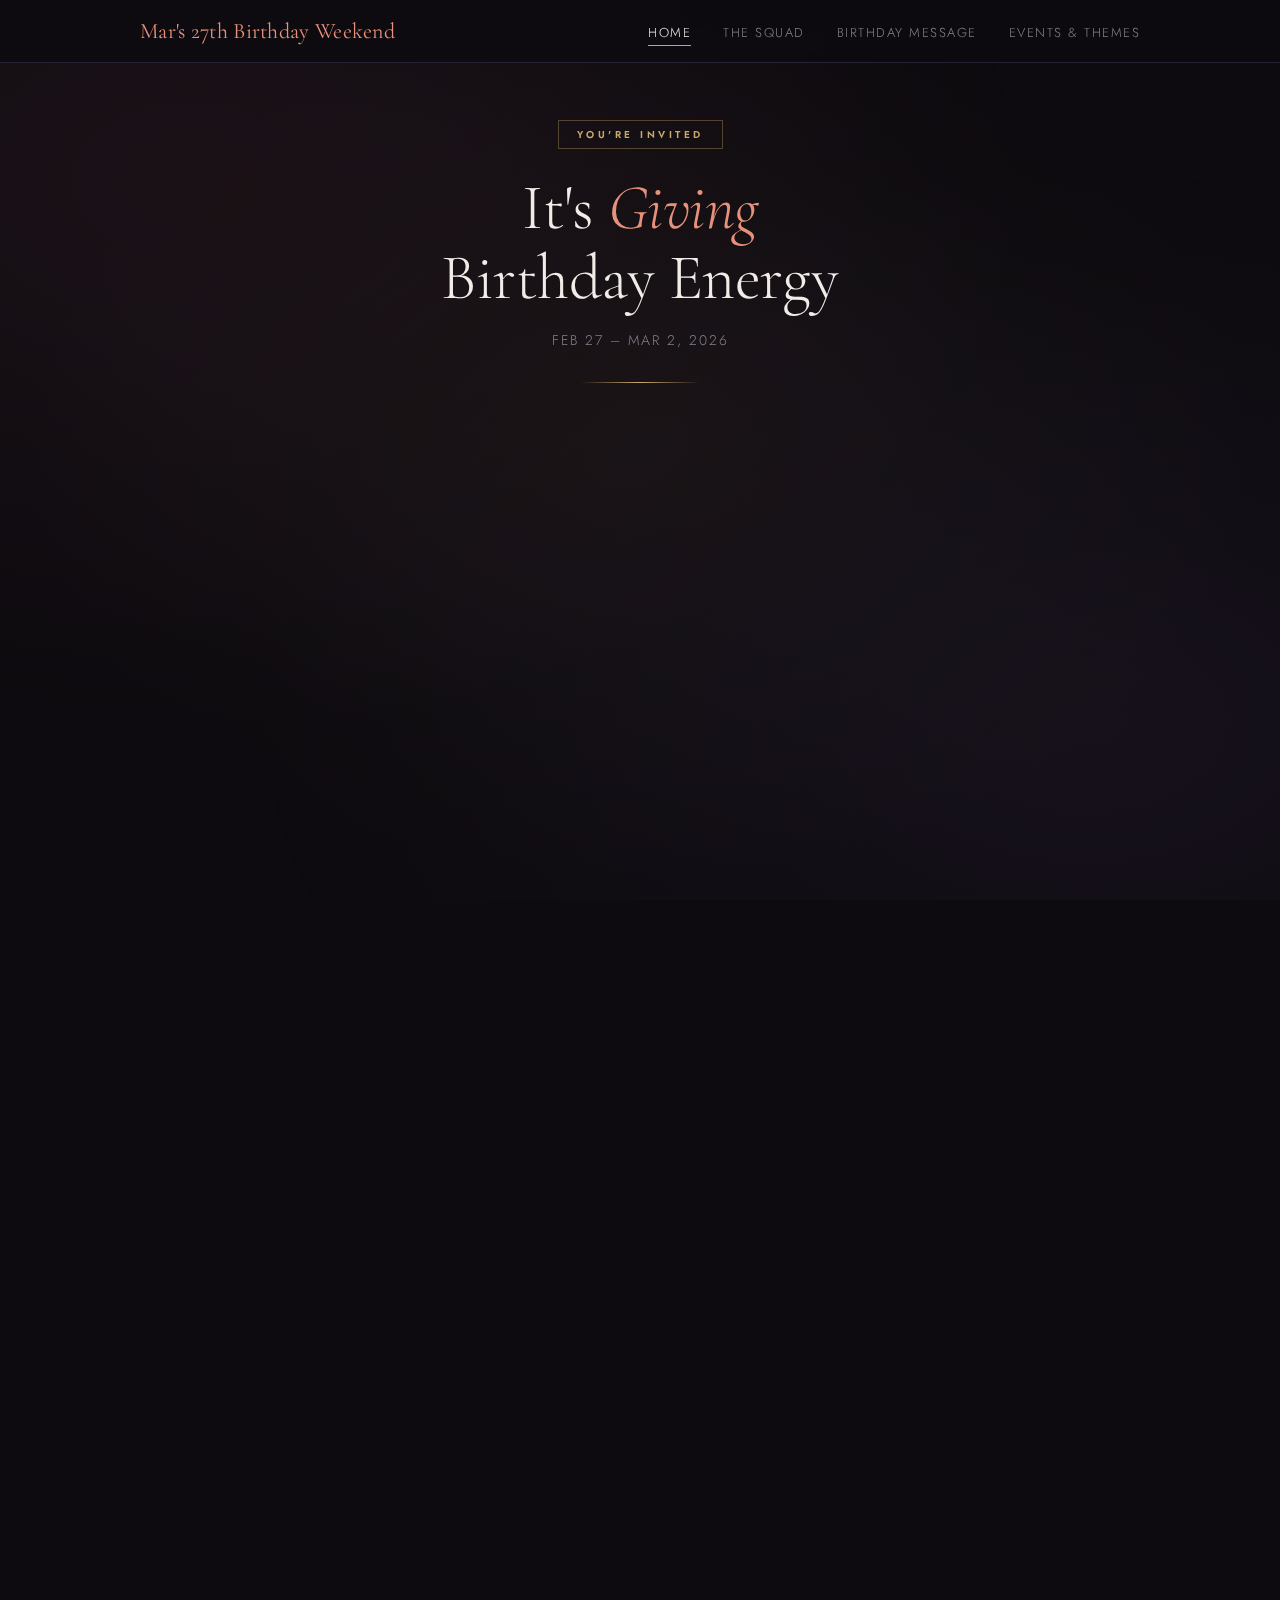
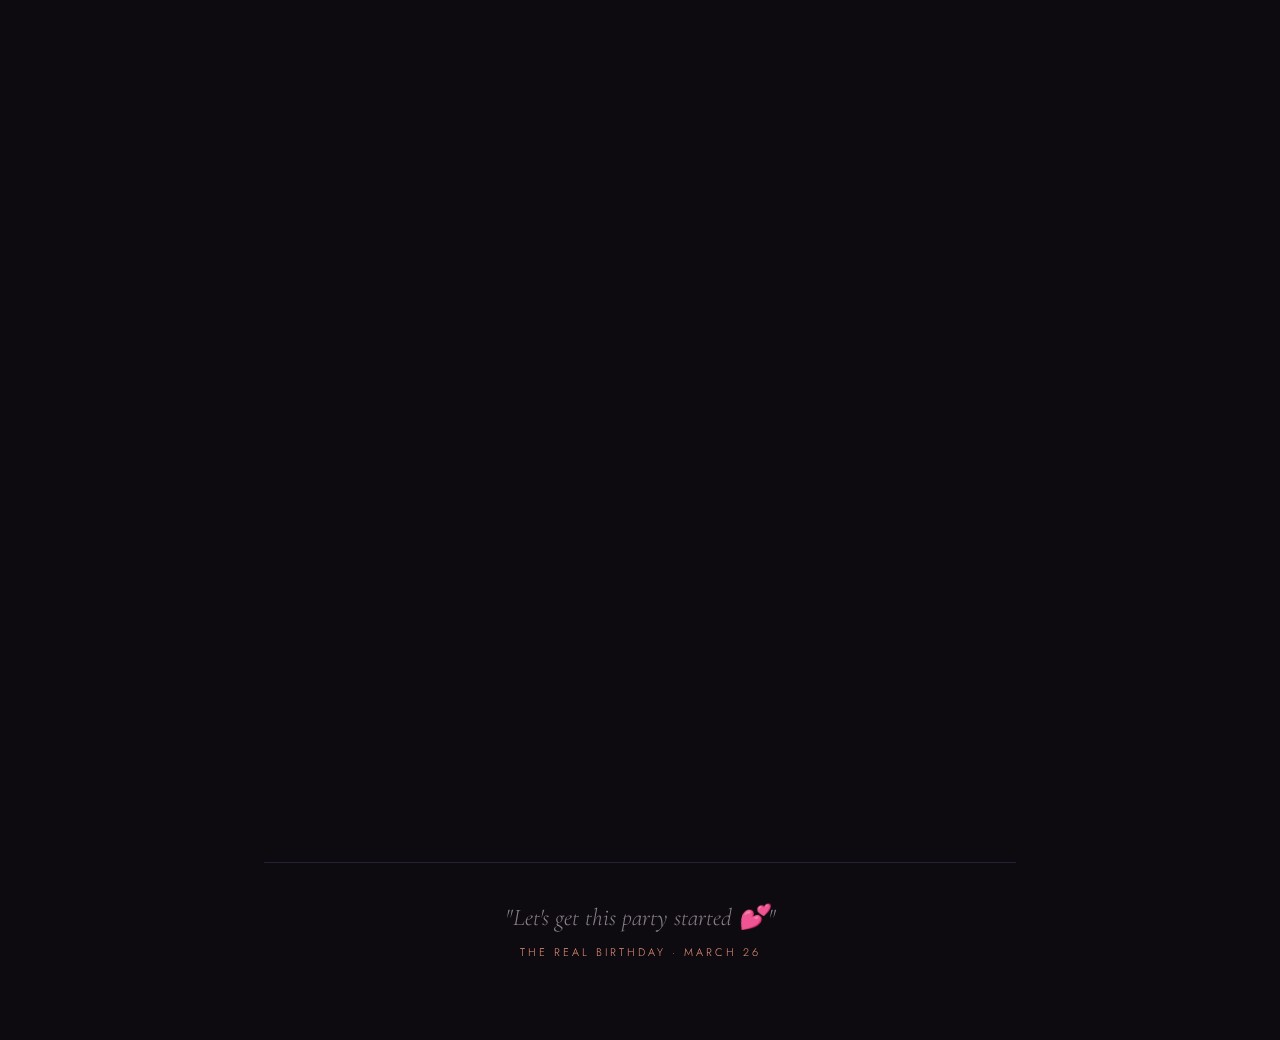
<file: index.html>
<!DOCTYPE html>
<html lang="en">
<head>
  <meta charset="UTF-8">
  <meta name="viewport" content="width=device-width, initial-scale=1.0">
  <title>Birthday Weekend 💕 | Feb 27 – Mar 2</title>
  <link href="https://fonts.googleapis.com/css2?family=Cormorant+Garamond:ital,wght@0,300;0,400;0,600;1,300;1,400&family=Jost:wght@300;400;500;600&display=swap" rel="stylesheet">
  <link rel="stylesheet" href="styles.css">
</head>
<body>

  <!-- Navigation -->
  <nav>
    <div class="nav-container">
      <a href="index.html" class="nav-logo">Mar's 27th Birthday Weekend</a>
      <button class="menu-toggle" aria-label="Toggle menu">
        <span>☰</span>
      </button>
      <ul class="nav-links">
        <li><a href="index.html">Home</a></li>
        <li><a href="guests.html">The Squad</a></li>
        <li><a href="message.html">Birthday Message</a></li>
        <li><a href="events.html">Events & Themes</a></li>
      </ul>
    </div>
  </nav>

  <!-- Main Content -->
  <div class="page-container">
    
    <!-- Hero Section -->
    <div class="page-header">
      <div class="page-tag">You're Invited</div>
      <h1 class="page-title">
        It's <em>Giving</em><br>Birthday Energy
      </h1>
      <p class="page-subtitle">Feb 27 – Mar 2, 2026</p>
      <div class="divider"></div>
    </div>

    <!-- Arizona Photo -->
    <section class="content-section" style="margin-bottom: 48px;">
      <div class="arizona-photo">
        <img src="photos/desert.jpeg" alt="Arizona Desert">
      </div>
    </section>

    <!-- Quick Info -->
    <section class="content-section">
      <div class="info-grid">
        <div class="info-card">
          <div class="info-label">Location</div>
          <div class="info-value"> Mar's House: 9703 East Naranja Avenue, Mesa, AZ 85209</div>
        </div>
        <div class="info-card">
          <div class="info-label">Duration</div>
          <div class="info-value">4 Days, 3 Nights</div>
        </div>
        <div class="info-card">
          <div class="info-label">Main Event</div>
          <div class="info-value">Cardi B Concert 🎤</div>
        </div>
        <div class="info-card">
          <div class="info-label">Vibe</div>
          <div class="info-value">Bad, Bougie & Unforgettable</div>
        </div>
      </div>
    </section>

    <!-- Welcome Message -->
    <section class="content-section">
      <h2 class="section-title">Welcome to the <em>Weekend</em></h2>
      <div class="text-content">
        <p>
          Get ready for four days of birthday vibes babes! We're celebrating in style with themed nights, desert adventures, and of course Cardi B live in concert!!!! From ATVing through the Sonoran Desert, from sip & paint sessions to dancing the night away in Old Town Scottsdale, this weekend is going to be packed with memories with mym favorite girls.
        </p>
        <p>
          Each day has its own aesthetic, its own energy, and its own story to tell. Make sure to pack for all three themes — <strong>Blooming Into 27</strong>, <strong>Cowgirl Couture</strong>, and <strong>Boots With The Fur</strong> — because we're going full production on every single night.
        </p>
        <p>
          This site has everything you need: the full itinerary, dress codes, and all the details to make this the smoothest weekend ever. Let's make 27 iconic💕
        </p>
      </div>
      <div style="text-align: center; margin-top: 32px;">
        <a href="events.html" class="btn btn-primary">View Full Itinerary</a>
      </div>
    </section>

    <!-- Weekend Highlights -->
    <section class="content-section" style="margin-top: 64px;">
      <h2 class="section-title">Weekend <em>Highlights</em></h2>
      <div class="info-grid">
        <div class="info-card" style="border-left: 3px solid var(--rose);">
          <div class="info-label">Friday Night</div>
          <div class="info-value" style="font-size: 14px; line-height: 1.6; color: var(--muted);">
            Sip & paint, personal pizzas, PowerPoints & games
          </div>
        </div>
        <div class="info-card" style="border-left: 3px solid var(--gold);">
          <div class="info-label">Saturday</div>
          <div class="info-value" style="font-size: 14px; line-height: 1.6; color: var(--muted);">
            ATV tour through the desert, dinner & GNO
          </div>
        </div>
        <div class="info-card" style="border-left: 3px solid var(--blush);">
          <div class="info-label">Sunday Morning</div>
          <div class="info-value" style="font-size: 14px; line-height: 1.6; color: var(--muted);">
            Brunch & pool at Simmy's
          </div>
        </div>
        <div class="info-card" style="border-left: 3px solid var(--lilac);">
          <div class="info-label">Sunday Night</div>
          <div class="info-value" style="font-size: 14px; line-height: 1.6; color: var(--muted);">
            <strong style="color: var(--lilac);">Cardi B</strong> — Little Miss Drama Tour at 7:30 PM
          </div>
        </div>
      </div>
    </section>

    <!-- Footer CTA -->
    <div style="text-align: center; margin-top: 80px; padding-top: 40px; border-top: 1px solid var(--card-border);">
      <p style="font-family: 'Cormorant Garamond', serif; font-size: 24px; font-style: italic; color: var(--muted); margin-bottom: 12px;">
        "Let's get this party started 💕"
      </p>
      <p style="font-size: 11px; letter-spacing: 3px; text-transform: uppercase; color: var(--rose);">
        The Real Birthday · March 26
      </p>
    </div>

  </div>

  <script src="script.js"></script>
</body>
</html>
</file>
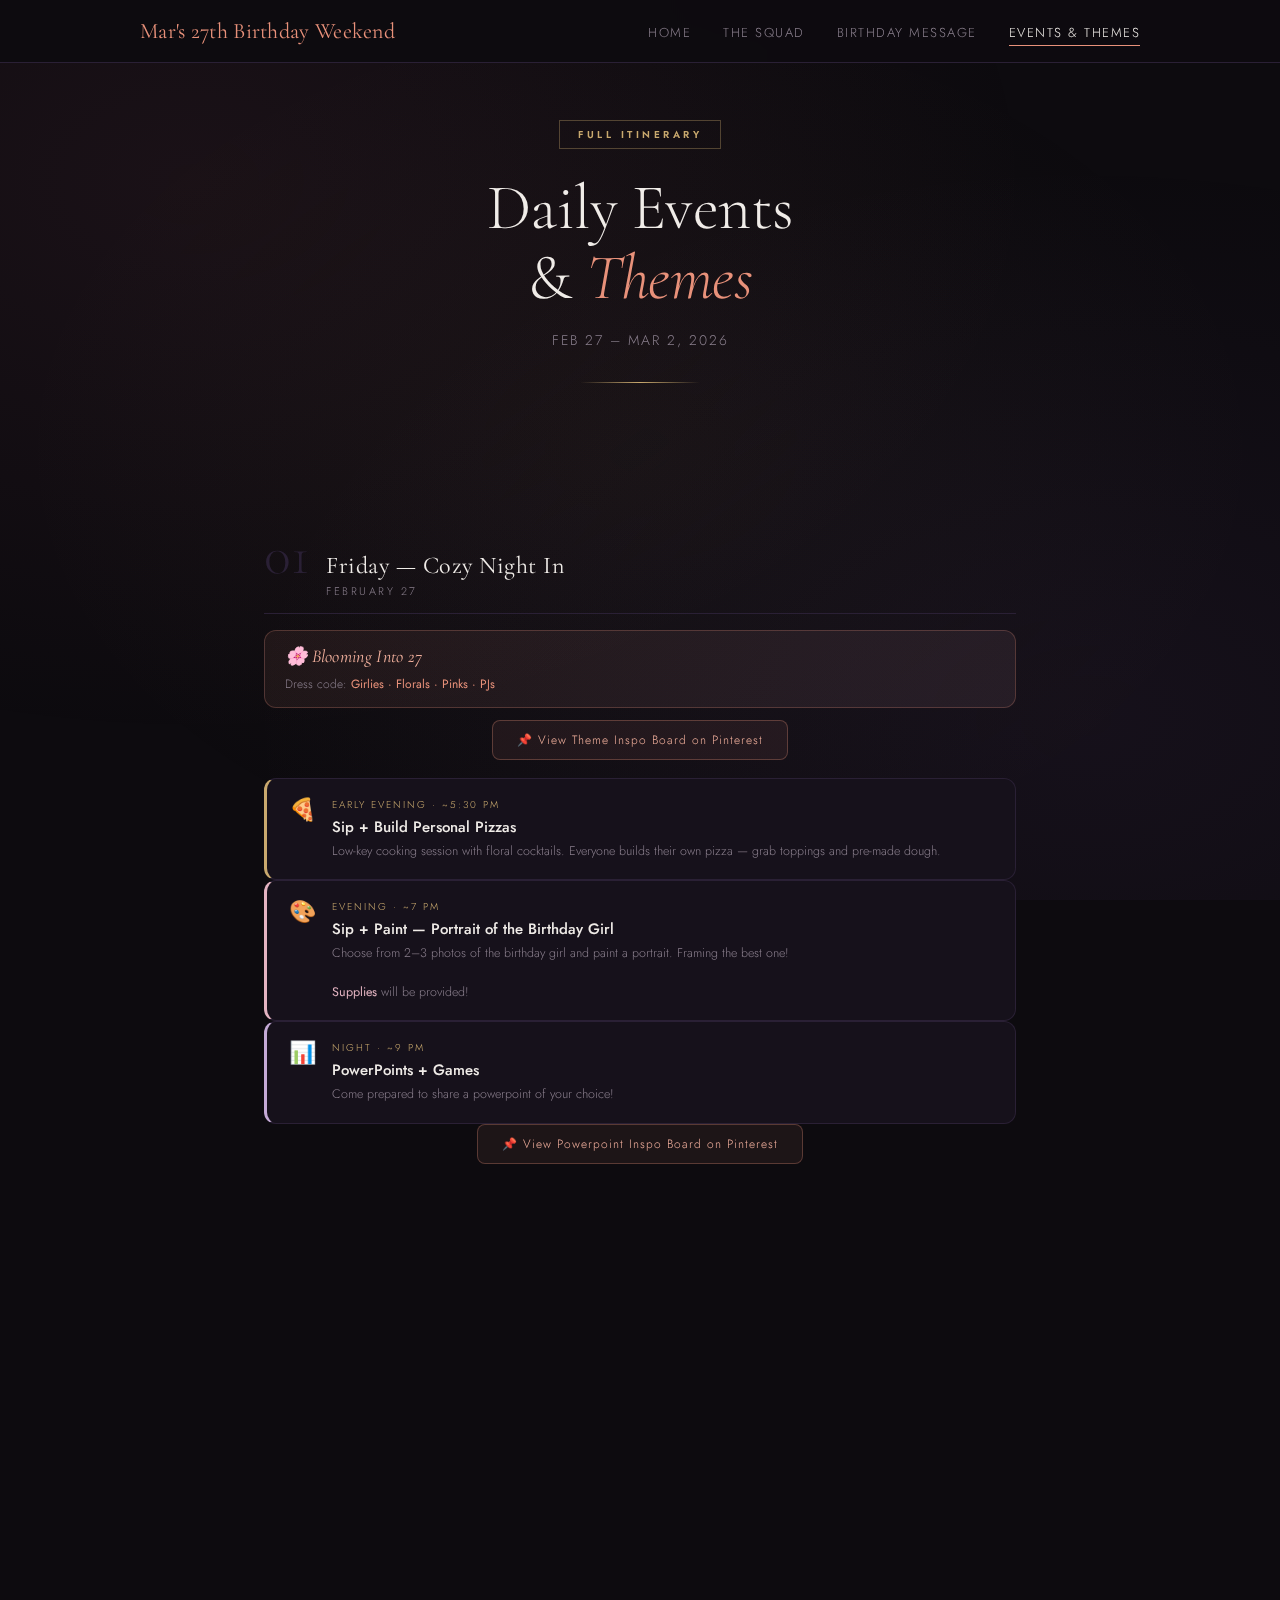
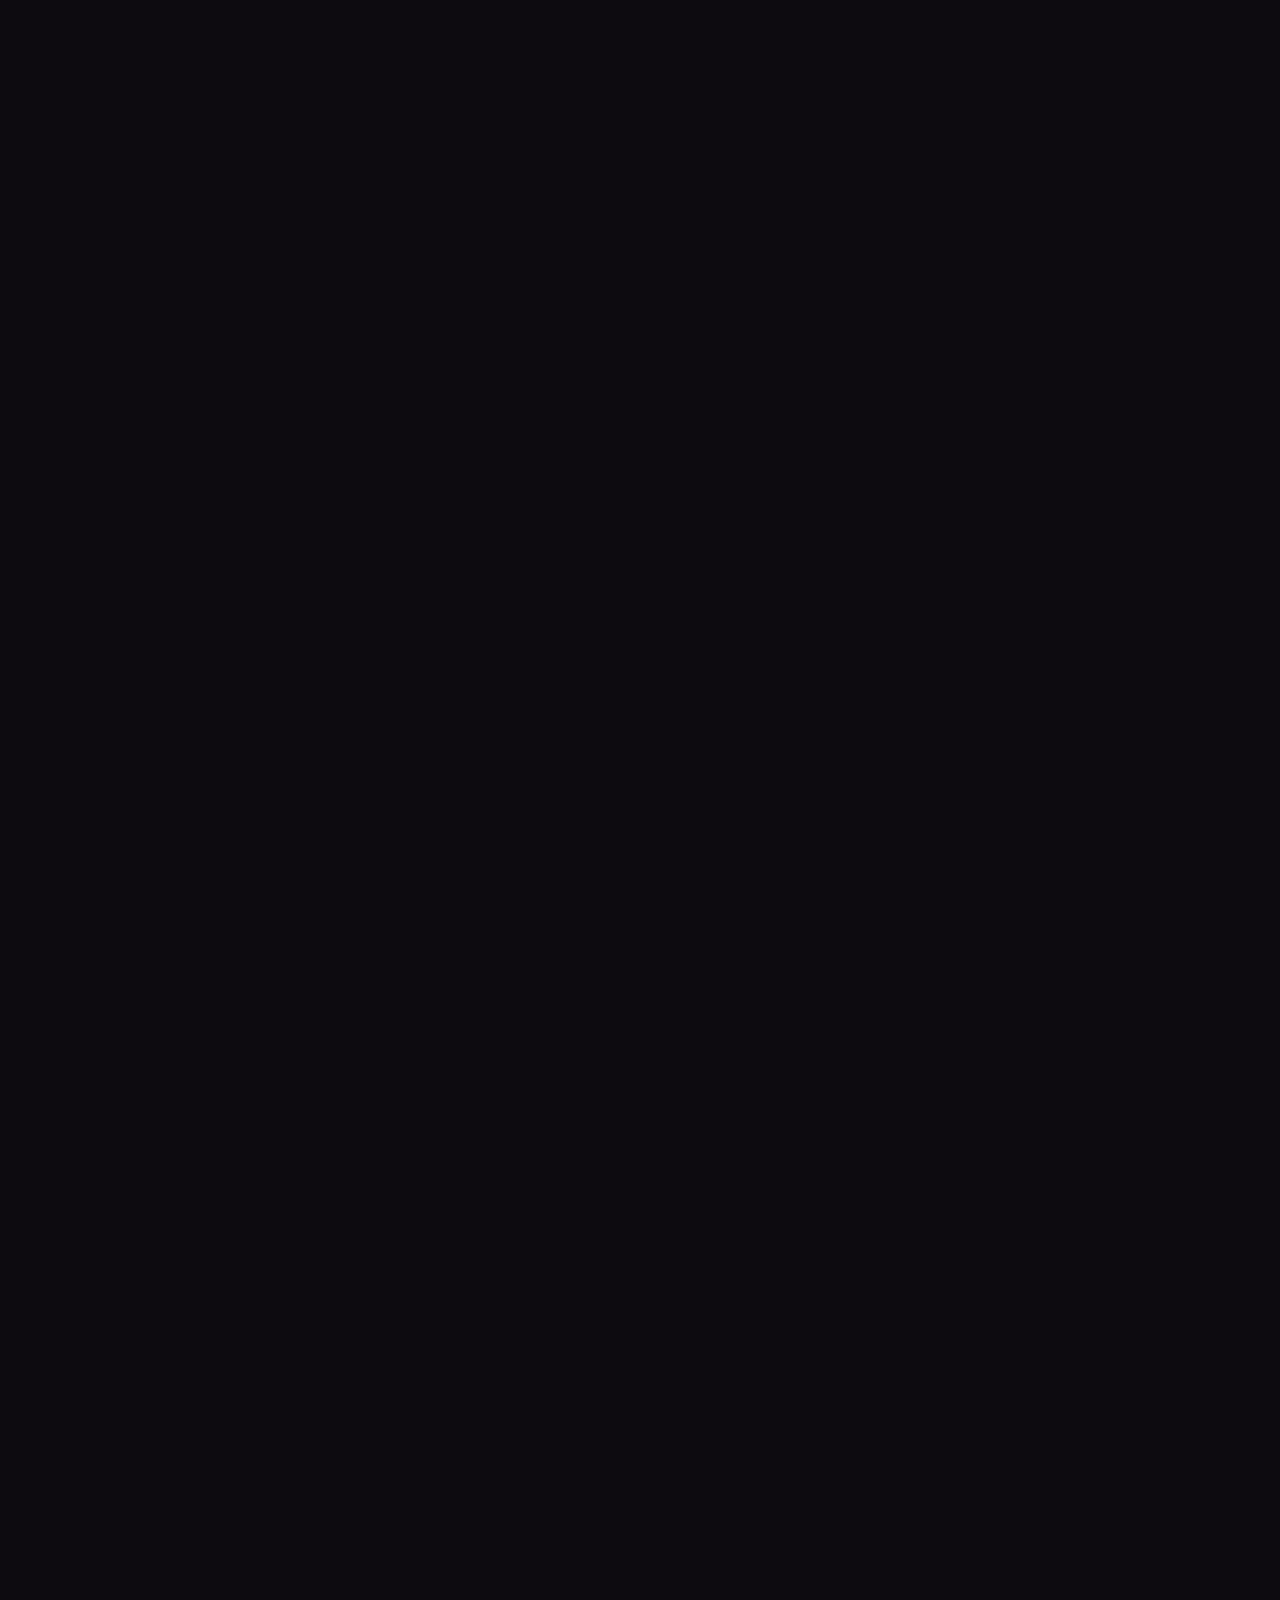
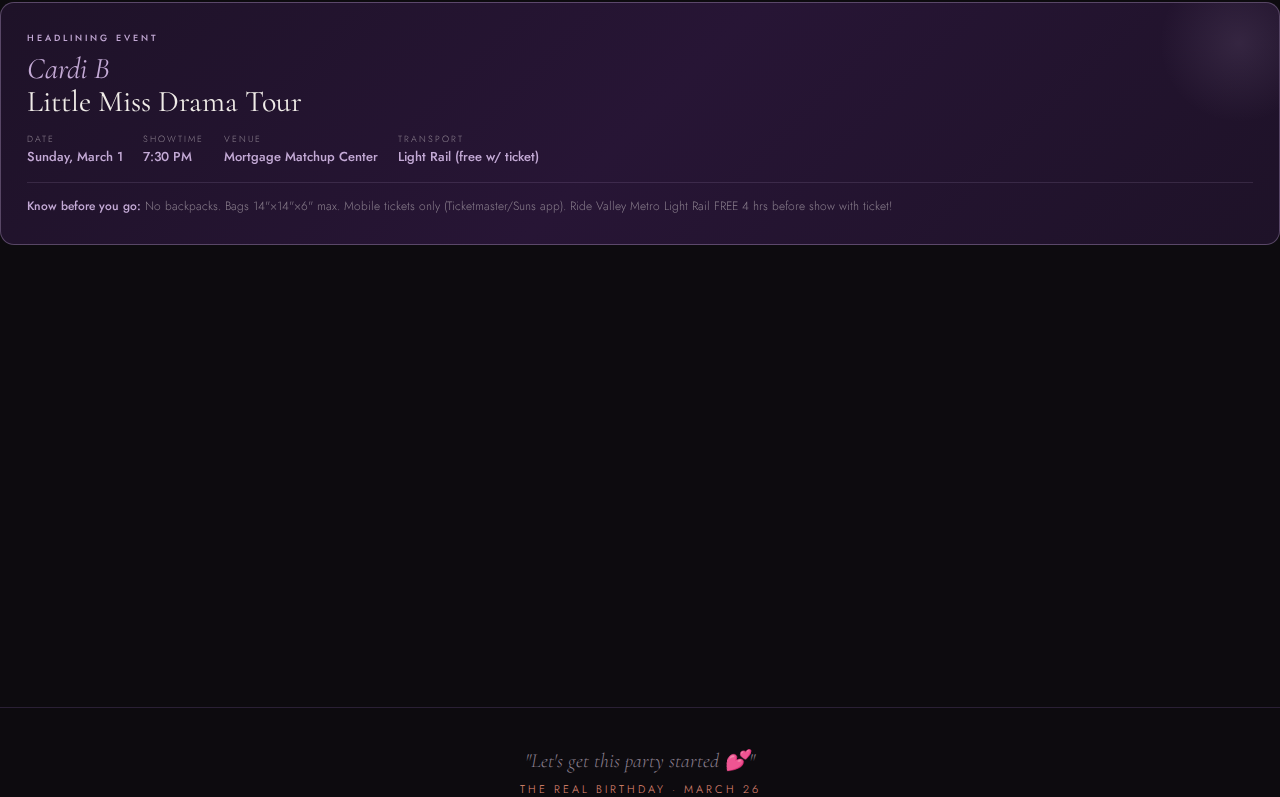
<file: events.html>
<!DOCTYPE html>
<html lang="en">
<head>
  <meta charset="UTF-8">
  <meta name="viewport" content="width=device-width, initial-scale=1.0">
  <title>Events & Themes | Birthday Weekend</title>
  <link href="https://fonts.googleapis.com/css2?family=Cormorant+Garamond:ital,wght@0,300;0,400;0,600;1,300;1,400&family=Jost:wght@300;400;500;600&display=swap" rel="stylesheet">
  <link rel="stylesheet" href="styles.css">
  <link rel="stylesheet" href="events-styles.css">
</head>
<body>

  <!-- Navigation -->
  <nav>
    <div class="nav-container">
      <a href="index.html" class="nav-logo">Mar's 27th Birthday Weekend</a>
      <button class="menu-toggle" aria-label="Toggle menu">
        <span>☰</span>
      </button>
      <ul class="nav-links">
        <li><a href="index.html">Home</a></li>
        <li><a href="guests.html">The Squad</a></li>
        <li><a href="message.html">Birthday Message</a></li>
        <li><a href="events.html">Events & Themes</a></li>
      </ul>
    </div>
  </nav>

  <!-- Main Content -->
  <div class="page-container">
    
    <!-- Page Header -->
    <div class="page-header">
      <div class="page-tag">Full Itinerary</div>
      <h1 class="page-title">
        Daily Events<br>& <em>Themes</em>
      </h1>
      <p class="page-subtitle">Feb 27 – Mar 2, 2026</p>
      <div class="divider"></div>
    </div>

    <!-- Quick Navigation -->
    <section class="content-section">
      <div class="day-nav">
        <a href="#friday" class="day-nav-link">Friday</a>
        <a href="#saturday" class="day-nav-link">Saturday</a>
        <a href="#sunday" class="day-nav-link">Sunday</a>
        <a href="#monday" class="day-nav-link">Monday</a>
      </div>
    </section>

    <!-- FRIDAY -->
    <section id="friday" class="day-section fade-in">
      <div class="day-header">
        <div class="day-number">01</div>
        <div class="day-info">
          <h2>Friday — Cozy Night In</h2>
          <div class="day-date">February 27</div>
        </div>
      </div>

      <div class="theme-bar">
        <div class="theme-title">🌸 Blooming Into 27</div>
        <div class="theme-details">
          Dress code: <span>Girlies · Florals · Pinks · PJs </span>
        </div>
      </div>

      <div class="pinterest-link">
        <a href="https://pin.it/6RX93bjrY" target="_blank">
          📌 View Theme Inspo Board on Pinterest
        </a>
      </div>

  
        <div class="block gold">
          <div class="block-icon">🍕</div>
          <div class="block-content">
            <div class="block-time">Early Evening · ~5:30 PM</div>
            <div class="block-title">Sip + Build Personal Pizzas</div>
            <div class="block-detail">Low-key cooking session with floral cocktails. Everyone builds their own pizza — grab toppings and pre-made dough.</div>
          </div>
        </div>

        <div class="block blush">
          <div class="block-icon">🎨</div>
          <div class="block-content">
            <div class="block-time">Evening · ~7 PM</div>
            <div class="block-title">Sip + Paint — Portrait of the Birthday Girl</div>
            <div class="block-detail">Choose from 2–3 photos of the birthday girl and paint a portrait. Framing the best one!<br><br>
            <strong style="color: var(--blush)">Supplies</strong> will be provided!</div>
          </div>
        </div>

        <div class="block lilac">
          <div class="block-icon">📊</div>
          <div class="block-content">
            <div class="block-time">Night · ~9 PM</div>
            <div class="block-title">PowerPoints + Games</div>
            <div class="block-detail">Come prepared to share a powerpoint of your choice! </div>
          </div>
        </div>
        <div class="pinterest-link">
          <a href="https://pin.it/384Ewp2dx" target="_blank">
            📌 View Powerpoint Inspo Board on Pinterest
          </a>
        </div>


    </section>

    <!-- SATURDAY -->
    <section id="saturday" class="day-section fade-in" style="margin-top: 64px;">
      <div class="day-header">
        <div class="day-number">02</div>
        <div class="day-info">
          <h2>Saturday — ATV + GNO</h2>
          <div class="day-date">February 28</div>
        </div>
      </div>

      <div class="theme-bar">
        <div class="theme-title">🤠 Cowgirl Couture + Cherry On Top</div>
        <div class="theme-details">
          Dress code: <span>Hats · Boots · Bandanas · Red · Black · Gold</span>
        </div>
      </div>

      <div class="pinterest-link">
        <a href="https://pin.it/D0kdlWBke" target="_blank">
          📌 View Cowgirl Couture Inspo Board on Pinterest
        </a>
      </div>

      <div class="pinterest-link">
        <a href="https://pin.it/102JOwoTR" target="_blank">
          📌 View Cherry On Top Inspo Board on Pinterest
        </a>
      </div>

      <div class="blocks">
        <div class="block gold">
          <div class="block-icon">☕</div>
          <div class="block-content">
            <div class="block-time">Morning · ~9 AM</div>
            <div class="block-title">Coffee + Chill</div>
            <div class="block-detail">Slow morning while waiting for the 11am arrival.</div>
          </div>
        </div>

      <div class="blocks" style="margin-top: 10px;">
        <div class="block blush">
          <div class="block-icon">🏜️</div>
          <div class="block-content">
            <div class="block-time">Early Afternoon · ~1:30 PM</div>
            <div class="block-title">ATV Tour — Sonoran Desert</div>
            <div class="block-detail"><strong style="color: var(--blush)">Sidewinder ATV Training Tour</strong> by Arizona Outdoor Fun. Safety briefing + riding the Sidewinder track (turns, hills, bumps). Certified guides, desert photos.<br><br>
            <strong style="color: var(--blush)">Location:</strong> Rock Springs (I-17 exit 242), ~40 min north of Mesa. Budget 2 hrs total. <strong style="color: var(--blush)"></strong> GPS: search "Arizona Outdoor Fun Tours and Adventures"<br><br> </div>
            <div class="venue-pill">📍 Rock Springs · I-17 Exit 242</div>
          </div>
        </div>

        <div class="block rose">
          <div class="block-icon">💄</div>
          <div class="block-content">
            <div class="block-time">Evening · ~5:30 PM</div>
            <div class="block-title">Glam</div>
          </div>
        </div>

        <div class="block gold">
          <div class="block-icon">🍽️</div>
          <div class="block-content">
            <div class="block-time">Evening · ~7:30 PM</div>
            <div class="block-title">Cherry On Top Dinner</div>
            <div class="venue-pill">📍 Address Updated soon!</div>
          </div>
        </div>

        <div class="block lilac">
          <div class="block-icon">🪩</div>
          <div class="block-content">
            <div class="block-time">Late Night · ~10 PM</div>
            <div class="block-title">GNO</div>
            <div class="venue-pill">📍Old Town Scottsdale</div>
          </div>
        </div>
      </div>
    </section>

    <!-- SUNDAY -->
    <section id="sunday" class="day-section fade-in" style="margin-top: 64px;">
      <div class="day-header">
        <div class="day-number">03</div>
        <div class="day-info">
          <h2>Sunday — Brunch + Cardi Day</h2>
          <div class="day-date">March 1</div>
        </div>
      </div>

      <div class="theme-bar">
        <div class="theme-title">💛 Birthday Brunch + Cardi B Concert</div>
        <div class="theme-details">
          Concert dress code: <span>Yellow + White · Fur coats · Black · Sexy · Boots energy</span>
        </div>
      </div>

      <div class="pinterest-link">
        <a href="https://pin.it/1R8cg3vmJ" target="_blank">
          📌 View A Drop Older Theme Inspo Board on Pinterest
        </a>
      </div>

      <div class="pinterest-link">
        <a href="https://pin.it/2SeD2FNQy" target="_blank">
          📌 View Cardi B Concert Theme Inspo Board on Pinterest
        </a>
      </div>

      <div class="blocks">
        <div class="block rose">
          <div class="block-icon">🥂</div>
          <div class="block-content">
            <div class="block-time">Late Morning · ~11:30 AM/12 PM</div>
            <div class="block-title">"Just A Drop Older" Birthday Brunch</div>
            <div class="venue-pill">📍Address Updated soon!</div>
            <div class="block-detail"></div>
          </div>
        </div>
      </div>

        <div class="block rose">
          <div class="block-icon">🏊</div>
          <div class="block-content">
            <div class="block-time">Afternoon · 1–4 PM</div>
            <div class="block-title">Pool at Simmy's + Nap</div>
            <div class="block-detail">Recharge time! Pool, nap, hydrate, snacks. Save energy for tonight.</div>
          </div>
        </div>

        <div class="block lilac">
          <div class="block-icon">💄</div>
          <div class="block-content">
            <div class="block-time">Late Afternoon · ~4:30 PM</div>
            <div class="block-title">Concert Glam — Baddie School Girls</div>
            <div class="block-detail">Ultimate glam: <strong style="color: var(--lilac)">yellow + white, fur coats, black, sexy</strong> — hair, makeup, full production. Bag: no backpacks, 14"×14"×6" max.</div>
          </div>
        </div>

        <div class="block gold">
          <div class="block-icon">🍽️</div>
          <div class="block-content">
            <div class="block-time">Dinner · ~5:30 PM</div>
            <div class="block-title">Pre-Concert Dinner</div>
            <div class="venue-pill">📍 Address updated Soon!</div>
          </div>
        </div>
      </div>

      <div class="concert-block" style="margin-top: 12px;">
        <div class="concert-label">Headlining Event</div>
        <div class="concert-title"><span>Cardi B</span><br>Little Miss Drama Tour</div>
        <div class="concert-meta">
          <div class="concert-meta-item">
            <span class="label">Date</span>
            <span class="value">Sunday, March 1</span>
          </div>
          <div class="concert-meta-item">
            <span class="label">Showtime</span>
            <span class="value">7:30 PM</span>
          </div>
          <div class="concert-meta-item">
            <span class="label">Venue</span>
            <span class="value">Mortgage Matchup Center</span>
          </div>
          <div class="concert-meta-item">
            <span class="label">Transport</span>
            <span class="value">Light Rail (free w/ ticket)</span>
          </div>
        </div>
        <div class="concert-notes">
          <strong>Know before you go:</strong> No backpacks. Bags 14"×14"×6" max. Mobile tickets only (Ticketmaster/Suns app). Ride Valley Metro Light Rail FREE 4 hrs before show with ticket!
        </div>
      </div>
    </section>

    <!-- MONDAY -->
    <section id="monday" class="day-section fade-in" style="margin-top: 64px;">
      <div class="day-header">
        <div class="day-number">04</div>
        <div class="day-info">
          <h2>Monday — Last Vibes</h2>
          <div class="day-date">March 2</div>
        </div>
      </div>

      <div class="blocks">
        <div class="block rose">
          <div class="block-icon">🏊</div>
          <div class="block-content">
            <div class="block-time">Late Morning · ~11 AM</div>
            <div class="block-title">Pool at Simmy's?</div>
            <div class="block-detail">Optional pool hang before airport. Light breakfast, coffee, last moments.</div>
          </div>
        </div>

        <div class="block blush">
          <div class="block-icon">✈️</div>
          <div class="block-content">
            <div class="block-time">Afternoon · 3–5 PM</div>
            <div class="block-title">Flights Out 💕</div>
            <div class="block-detail">Big hugs!</div>
          </div>
        </div>
      </div>

    </section>

    <!-- Footer -->
    <div style="text-align: center; margin-top: 80px; padding-top: 40px; border-top: 1px solid var(--card-border);">
      <p style="font-family: 'Cormorant Garamond', serif; font-size: 20px; font-style: italic; color: var(--muted);">
        "Let's get this party started 💕"
      </p>
      <p style="font-size: 11px; letter-spacing: 3px; text-transform: uppercase; color: var(--rose); margin-top: 8px;">
        The Real Birthday · March 26
      </p>
    </div>

  </div>

  <script src="script.js"></script>
</body>
</html>
</file>
<file: styles.css>
/* ═══════════════════════════════════════════════════════════
   SHARED STYLES - Birthday Weekend Website
   ═══════════════════════════════════════════════════════════ */

*, *::before, *::after {
  box-sizing: border-box;
  margin: 0;
  padding: 0;
}

:root {
  --bg: #0d0b0f;
  --card: #16111b;
  --card-border: #2a2035;
  --rose: #e8917a;
  --rose-light: #f2b09d;
  --gold: #c9a96e;
  --gold-light: #e2c99a;
  --blush: #e4b4c2;
  --lilac: #c4aad6;
  --text: #f0ece8;
  --muted: #8a7f8d;
  --accent-bg: #1e1524;
}

html {
  scroll-behavior: smooth;
}

body {
  background: var(--bg);
  color: var(--text);
  font-family: 'Jost', sans-serif;
  font-weight: 300;
  min-height: 100vh;
  overflow-x: hidden;
}

body::before {
  content: '';
  position: fixed;
  inset: 0;
  background:
    radial-gradient(ellipse at 15% 20%, rgba(200, 100, 130, 0.07) 0%, transparent 55%),
    radial-gradient(ellipse at 85% 80%, rgba(139, 90, 180, 0.07) 0%, transparent 55%),
    radial-gradient(ellipse at 50% 50%, rgba(201, 169, 110, 0.04) 0%, transparent 70%);
  pointer-events: none;
  z-index: 0;
}

/* ═══════════════════════════════════════════════════════════
   NAVIGATION
   ═══════════════════════════════════════════════════════════ */

nav {
  position: fixed;
  top: 0;
  left: 0;
  right: 0;
  background: rgba(13, 11, 15, 0.92);
  backdrop-filter: blur(12px);
  border-bottom: 1px solid var(--card-border);
  z-index: 100;
  padding: 0 24px;
}

.nav-container {
  max-width: 1000px;
  margin: 0 auto;
  display: flex;
  justify-content: space-between;
  align-items: center;
  padding: 18px 0;
}

.nav-logo {
  font-family: 'Cormorant Garamond', serif;
  font-size: 22px;
  font-weight: 400;
  color: var(--rose);
  text-decoration: none;
  letter-spacing: 0.3px;
}

.nav-links {
  display: flex;
  gap: 32px;
  list-style: none;
}

.nav-links a {
  color: var(--muted);
  text-decoration: none;
  font-size: 13px;
  letter-spacing: 1.5px;
  text-transform: uppercase;
  transition: color 0.25s;
  position: relative;
}

.nav-links a:hover {
  color: var(--rose-light);
}

.nav-links a.active {
  color: var(--text);
}

.nav-links a.active::after {
  content: '';
  position: absolute;
  bottom: -4px;
  left: 0;
  right: 0;
  height: 1px;
  background: var(--rose);
}

/* Mobile menu toggle */
.menu-toggle {
  display: none;
  background: none;
  border: none;
  color: var(--text);
  font-size: 24px;
  cursor: pointer;
  padding: 4px;
}

@media (max-width: 768px) {
  .menu-toggle {
    display: block;
  }

  .nav-links {
    position: absolute;
    top: 100%;
    left: 0;
    right: 0;
    background: rgba(13, 11, 15, 0.98);
    backdrop-filter: blur(12px);
    flex-direction: column;
    gap: 0;
    padding: 0;
    border-top: 1px solid var(--card-border);
    max-height: 0;
    overflow: hidden;
    transition: max-height 0.3s ease;
  }

  .nav-links.active {
    max-height: 300px;
  }

  .nav-links li {
    border-bottom: 1px solid var(--card-border);
  }

  .nav-links a {
    display: block;
    padding: 16px 24px;
  }
}

/* ═══════════════════════════════════════════════════════════
   MAIN CONTENT AREA
   ═══════════════════════════════════════════════════════════ */

.page-container {
  max-width: 800px;
  margin: 0 auto;
  padding: 120px 24px 80px;
  position: relative;
  z-index: 1;
}

/* Page header */
.page-header {
  text-align: center;
  margin-bottom: 56px;
  animation: fadeUp 0.8s ease forwards;
}

.page-tag {
  display: inline-block;
  font-size: 10px;
  font-weight: 600;
  letter-spacing: 3.5px;
  text-transform: uppercase;
  color: var(--gold);
  border: 1px solid rgba(201, 169, 110, 0.35);
  padding: 6px 18px;
  margin-bottom: 24px;
}

.page-title {
  font-family: 'Cormorant Garamond', serif;
  font-size: clamp(38px, 7vw, 64px);
  font-weight: 300;
  line-height: 1.1;
  letter-spacing: -0.5px;
  color: var(--text);
  margin-bottom: 16px;
}

.page-title em {
  font-style: italic;
  color: var(--rose);
}

.page-subtitle {
  font-size: 14px;
  letter-spacing: 2px;
  text-transform: uppercase;
  color: var(--muted);
}

.divider {
  width: 120px;
  height: 1px;
  background: linear-gradient(90deg, transparent, var(--gold), transparent);
  margin: 32px auto;
}

/* ═══════════════════════════════════════════════════════════
   CONTENT SECTIONS
   ═══════════════════════════════════════════════════════════ */

.arizona-photo {
  width: 100%;
  max-width: 600px;
  margin: 0 auto;
  border-radius: 16px;
  overflow: hidden;
  border: 1px solid var(--card-border);
  box-shadow: 0 12px 40px rgba(0, 0, 0, 0.3);
}

.arizona-photo img {
  width: 100%;
  height: auto;
  display: block;
}

.content-section {
  margin-bottom: 48px;
  opacity: 0;
  animation: fadeUp 0.7s ease forwards;
  animation-delay: 0.2s;
}

.section-title {
  font-family: 'Cormorant Garamond', serif;
  font-size: 28px;
  font-weight: 400;
  color: var(--text);
  margin-bottom: 20px;
  letter-spacing: 0.3px;
}

.section-title em {
  font-style: italic;
  color: var(--rose);
}

/* Info grid */
.info-grid {
  display: grid;
  grid-template-columns: repeat(auto-fit, minmax(220px, 1fr));
  gap: 20px;
  margin-bottom: 32px;
}

.info-card {
  background: var(--card);
  border: 1px solid var(--card-border);
  border-radius: 12px;
  padding: 24px;
  transition: border-color 0.25s, transform 0.25s;
}

.info-card:hover {
  border-color: rgba(232, 145, 122, 0.3);
  transform: translateY(-2px);
}

.info-label {
  font-size: 10px;
  letter-spacing: 2.5px;
  text-transform: uppercase;
  color: var(--gold);
  margin-bottom: 8px;
}

.info-value {
  font-size: 16px;
  color: var(--text);
  line-height: 1.5;
}

.info-value a {
  color: var(--rose-light);
  text-decoration: none;
}

.info-value a:hover {
  text-decoration: underline;
}

/* Text content */
.text-content {
  font-size: 15px;
  line-height: 1.8;
  color: var(--muted);
  margin-bottom: 24px;
}

.text-content p {
  margin-bottom: 20px;
}

.text-content strong {
  color: var(--text);
  font-weight: 500;
}

.text-content em {
  color: var(--rose-light);
  font-style: italic;
}

/* ═══════════════════════════════════════════════════════════
   GUEST CARDS
   ═══════════════════════════════════════════════════════════ */

.guest-grid {
  display: grid;
  grid-template-columns: repeat(auto-fit, minmax(240px, 1fr));
  gap: 24px;
  margin-bottom: 32px;
}

.guest-card {
  background: var(--card);
  border: 1px solid var(--card-border);
  border-radius: 14px;
  padding: 28px 24px;
  text-align: center;
  transition: border-color 0.25s, transform 0.25s;
}

.guest-card:hover {
  border-color: rgba(232, 145, 122, 0.3);
  transform: translateY(-3px);
}

.guest-photo {
  width: 120px;
  height: 120px;
  border-radius: 50%;
  overflow: hidden;
  margin: 0 auto 20px;
  border: 3px solid var(--card-border);
  transition: border-color 0.25s;
}

.guest-card:hover .guest-photo {
  border-color: var(--rose);
}

.guest-photo img {
  width: 100%;
  height: 100%;
  object-fit: cover;
  display: block;
}

.guest-icon {
  font-size: 48px;
  margin-bottom: 16px;
  display: block;
}

.guest-name {
  font-family: 'Cormorant Garamond', serif;
  font-size: 22px;
  font-weight: 400;
  color: var(--text);
  margin-bottom: 6px;
}

.guest-role {
  font-size: 11px;
  letter-spacing: 2px;
  text-transform: uppercase;
  color: var(--gold);
  margin-bottom: 16px;
}

.guest-bio {
  font-size: 13px;
  color: var(--muted);
  line-height: 1.6;
}

.guest-socials {
  display: flex;
  flex-direction: column;
  gap: 8px;
  margin-top: 16px;
}

.guest-socials a {
  color: var(--muted);
  text-decoration: none;
  font-size: 12px;
  padding: 6px 12px;
  border-radius: 6px;
  background: rgba(232, 145, 122, 0.05);
  transition: all 0.25s;
}

.guest-socials a:hover {
  background: rgba(232, 145, 122, 0.15);
  color: var(--rose-light);
}

/* ═══════════════════════════════════════════════════════════
   BUTTONS & CTAs
   ═══════════════════════════════════════════════════════════ */

.btn {
  display: inline-block;
  padding: 14px 32px;
  background: var(--card);
  border: 1px solid var(--rose);
  border-radius: 8px;
  color: var(--rose-light);
  text-decoration: none;
  font-size: 13px;
  letter-spacing: 2px;
  text-transform: uppercase;
  font-weight: 500;
  transition: all 0.25s;
  cursor: pointer;
}

.btn:hover {
  background: rgba(232, 145, 122, 0.1);
  transform: translateY(-2px);
}

.btn-primary {
  background: var(--rose);
  color: var(--bg);
  border-color: var(--rose);
}

.btn-primary:hover {
  background: var(--rose-light);
  border-color: var(--rose-light);
}

/* ═══════════════════════════════════════════════════════════
   ANIMATIONS
   ═══════════════════════════════════════════════════════════ */

@keyframes fadeUp {
  from {
    opacity: 0;
    transform: translateY(20px);
  }
  to {
    opacity: 1;
    transform: translateY(0);
  }
}

@keyframes fadeIn {
  from {
    opacity: 0;
  }
  to {
    opacity: 1;
  }
}

/* ═══════════════════════════════════════════════════════════
   RESPONSIVE
   ═══════════════════════════════════════════════════════════ */

@media (max-width: 600px) {
  .page-container {
    padding-top: 100px;
  }

  .page-title {
    font-size: 36px;
  }

  .info-grid {
    grid-template-columns: 1fr;
  }

  .guest-grid {
    grid-template-columns: 1fr;
  }
}
</file>
<file: events-styles.css>
/* ═══════════════════════════════════════════════════════════
   EVENTS PAGE SPECIFIC STYLES
   ═══════════════════════════════════════════════════════════ */

/* Day navigation */
.day-nav {
  display: flex;
  gap: 12px;
  justify-content: center;
  flex-wrap: wrap;
  margin-bottom: 48px;
}

.day-nav-link {
  padding: 10px 24px;
  background: var(--card);
  border: 1px solid var(--card-border);
  border-radius: 8px;
  color: var(--muted);
  text-decoration: none;
  font-size: 12px;
  letter-spacing: 2px;
  text-transform: uppercase;
  transition: all 0.25s;
}

.day-nav-link:hover {
  border-color: var(--rose);
  color: var(--rose-light);
}

/* Day sections */
.day-section {
  margin-bottom: 64px;
}

.day-header {
  display: flex;
  align-items: baseline;
  gap: 16px;
  margin-bottom: 16px;
  padding-bottom: 14px;
  border-bottom: 1px solid var(--card-border);
}

.day-number {
  font-family: 'Cormorant Garamond', serif;
  font-size: 56px;
  font-weight: 300;
  color: var(--card-border);
  line-height: 1;
  user-select: none;
}

.day-info h2 {
  font-family: 'Cormorant Garamond', serif;
  font-size: 24px;
  font-weight: 400;
  color: var(--text);
  letter-spacing: 0.5px;
}

.day-info .day-date {
  font-size: 11px;
  letter-spacing: 2.5px;
  text-transform: uppercase;
  color: var(--muted);
  margin-top: 3px;
}

/* Theme bar */
.theme-bar {
  background: linear-gradient(135deg, rgba(232, 145, 122, 0.08) 0%, rgba(228, 180, 194, 0.08) 100%);
  border: 1px solid rgba(232, 145, 122, 0.25);
  border-radius: 12px;
  padding: 14px 20px;
  margin-bottom: 12px;
  display: flex;
  flex-direction: column;
  gap: 8px;
}

.theme-title {
  font-family: 'Cormorant Garamond', serif;
  font-size: 18px;
  font-weight: 400;
  font-style: italic;
  color: var(--rose-light);
  letter-spacing: 0.3px;
}

.theme-details {
  font-size: 12px;
  color: var(--muted);
  line-height: 1.5;
}

.theme-details span {
  color: var(--rose);
  font-weight: 400;
}

/* Pinterest link */
.pinterest-link {
  margin-bottom: 18px;
  text-align: center;
}

.pinterest-link a {
  display: inline-block;
  padding: 10px 24px;
  background: rgba(232, 145, 122, 0.08);
  border: 1px solid rgba(232, 145, 122, 0.3);
  border-radius: 8px;
  color: var(--rose-light);
  text-decoration: none;
  font-size: 12px;
  letter-spacing: 1px;
  transition: all 0.25s;
}

.pinterest-link a:hover {
  background: rgba(232, 145, 122, 0.15);
  border-color: var(--rose);
  transform: translateY(-2px);
}

/* Activity blocks */
.blocks {
  display: flex;
  flex-direction: column;
  gap: 10px;
}

.block {
  background: var(--card);
  border: 1px solid var(--card-border);
  border-radius: 12px;
  padding: 18px 22px;
  display: flex;
  align-items: flex-start;
  gap: 16px;
  transition: border-color 0.25s, transform 0.25s;
}

.block:hover {
  border-color: rgba(232, 145, 122, 0.3);
  transform: translateX(3px);
}

.block-icon {
  font-size: 22px;
  line-height: 1;
  flex-shrink: 0;
  margin-top: 1px;
}

.block-content {
  flex: 1;
}

.block-time {
  font-size: 10px;
  letter-spacing: 2px;
  text-transform: uppercase;
  color: var(--gold);
  margin-bottom: 4px;
}

.block-title {
  font-size: 15px;
  font-weight: 500;
  color: var(--text);
  margin-bottom: 4px;
}

.block-detail {
  font-size: 12.5px;
  color: var(--muted);
  line-height: 1.55;
}

.block.rose { border-left: 3px solid var(--rose); }
.block.gold { border-left: 3px solid var(--gold); }
.block.blush { border-left: 3px solid var(--blush); }
.block.lilac { border-left: 3px solid var(--lilac); }

/* Choice section (for brunch options) */
.choice-section {
  background: var(--accent-bg);
  border: 1px solid rgba(228, 180, 194, 0.15);
  border-radius: 14px;
  padding: 22px 24px;
}

.choice-label {
  font-size: 9px;
  letter-spacing: 3px;
  text-transform: uppercase;
  color: var(--blush);
  margin-bottom: 16px;
  font-weight: 500;
}

.choice-grid {
  display: flex;
  flex-direction: column;
  gap: 12px;
}

.choice-item {
  display: flex;
  gap: 14px;
  align-items: flex-start;
}

.choice-num {
  font-family: 'Cormorant Garamond', serif;
  font-size: 22px;
  font-weight: 300;
  color: var(--rose);
  line-height: 1;
  flex-shrink: 0;
  width: 22px;
}

.choice-name {
  font-size: 13.5px;
  font-weight: 500;
  color: var(--text);
  margin-bottom: 3px;
}

.choice-desc {
  font-size: 12px;
  color: var(--muted);
  line-height: 1.5;
}

/* Venue pill */
.venue-pill {
  display: inline-flex;
  align-items: center;
  gap: 6px;
  background: rgba(201, 169, 110, 0.1);
  border: 1px solid rgba(201, 169, 110, 0.25);
  border-radius: 99px;
  padding: 4px 12px;
  font-size: 11px;
  color: var(--gold-light);
  margin-top: 7px;
}

/* Concert block */
.concert-block {
  background: linear-gradient(135deg, #1e1228 0%, #271535 50%, #1e1228 100%);
  border: 1px solid rgba(196, 170, 214, 0.35);
  border-radius: 14px;
  padding: 28px 26px;
  position: relative;
  overflow: hidden;
}

.concert-block::before {
  content: '';
  position: absolute;
  top: -40px;
  right: -40px;
  width: 160px;
  height: 160px;
  background: radial-gradient(circle, rgba(196, 170, 214, 0.12) 0%, transparent 70%);
  pointer-events: none;
}

.concert-label {
  font-size: 9px;
  letter-spacing: 3px;
  text-transform: uppercase;
  color: var(--lilac);
  margin-bottom: 8px;
  font-weight: 500;
}

.concert-title {
  font-family: 'Cormorant Garamond', serif;
  font-size: 30px;
  font-weight: 400;
  color: var(--text);
  line-height: 1.1;
  margin-bottom: 10px;
  position: relative;
  z-index: 1;
}

.concert-title span {
  color: var(--lilac);
  font-style: italic;
}

.concert-meta {
  display: flex;
  gap: 20px;
  flex-wrap: wrap;
  margin-top: 14px;
  position: relative;
  z-index: 1;
}

.concert-meta-item {
  display: flex;
  flex-direction: column;
  gap: 2px;
}

.concert-meta-item .label {
  font-size: 9px;
  letter-spacing: 2px;
  text-transform: uppercase;
  color: var(--muted);
}

.concert-meta-item .value {
  font-size: 13px;
  color: var(--lilac);
  font-weight: 500;
}

.concert-notes {
  margin-top: 16px;
  padding-top: 14px;
  border-top: 1px solid rgba(196, 170, 214, 0.15);
  font-size: 12px;
  color: var(--muted);
  line-height: 1.6;
  position: relative;
  z-index: 1;
}

.concert-notes strong {
  color: var(--lilac);
  font-weight: 500;
}

/* Note box */
.note-box {
  background: var(--accent-bg);
  border: 1px solid rgba(228, 180, 194, 0.2);
  border-radius: 10px;
  padding: 16px 20px;
  margin-top: 10px;
  font-size: 12.5px;
  color: var(--muted);
  line-height: 1.6;
}

.note-box strong {
  color: var(--blush);
  font-weight: 500;
}

/* Mobile adjustments */
@media (max-width: 600px) {
  .day-number {
    font-size: 40px;
  }

  .day-nav {
    gap: 8px;
  }

  .day-nav-link {
    padding: 8px 16px;
    font-size: 11px;
  }

  .concert-title {
    font-size: 24px;
  }

  .concert-meta {
    gap: 14px;
  }
}
</file>
